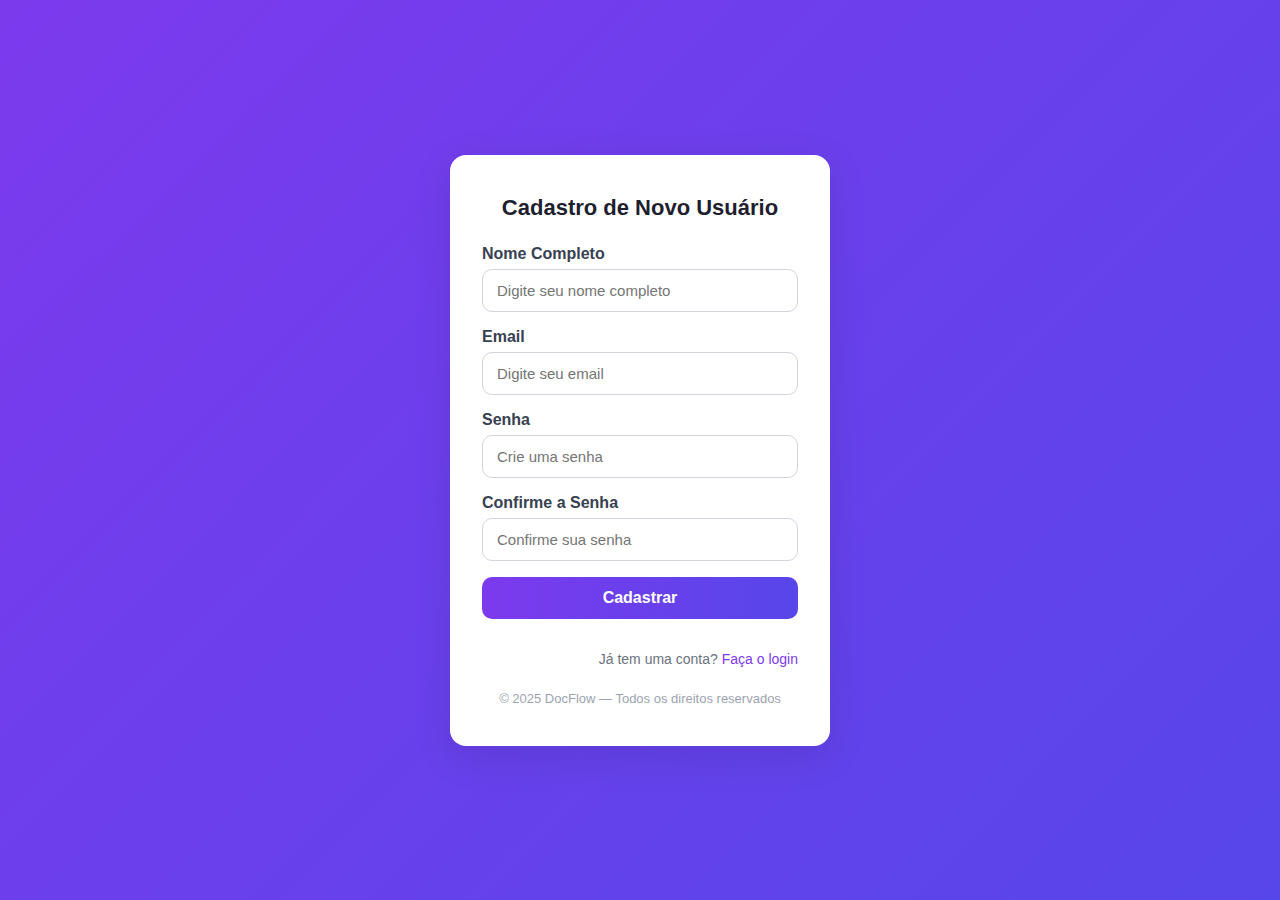
<file: cadastro.html>
<!DOCTYPE html>
<html lang="pt-br">
<head>
    <meta charset="UTF-8">
    <meta name="viewport" content="width=device-width, initial-scale=1.0">
    <title>Tela de Cadastro</title>
    <link rel="stylesheet" href="login.css">
</head>
<body>
    <div class="form-container">
        <div class="form-box">
            <form action="#" method="POST">
                <h2 style="margin-bottom: 24px;">Cadastro de Novo Usuário</h2>
                
                <div class="form-group">
                    <label for="nome">Nome Completo</label>
                    <input type="text" id="nome" name="nome" placeholder="Digite seu nome completo" required>
                </div>
                
                <div class="form-group">
                    <label for="email">Email</label>
                    <input type="email" id="email" name="email" placeholder="Digite seu email" required>
                </div>
                
                <div class="form-group">
                    <label for="senha">Senha</label>
                    <input type="password" id="senha" name="senha" placeholder="Crie uma senha" required>
                </div>

                <div class="form-group">
                    <label for="confirmar-senha">Confirme a Senha</label>
                    <input type="password" id="confirmar-senha" name="confirmar-senha" placeholder="Confirme sua senha" required>
                </div>
                
                <button type="submit" class="btn-form">Cadastrar</button>
                <br>
                <div class="extra-links" style="margin-top: 16px;">
                <p class="subtitle">Já tem uma conta? <a href="login.html">Faça o login</a></p>
                </div>
            </form>
            <p class="footer">© 2025 DocFlow — Todos os direitos reservados</p>
        </div>
    </div>
</body>
</html>
</file>
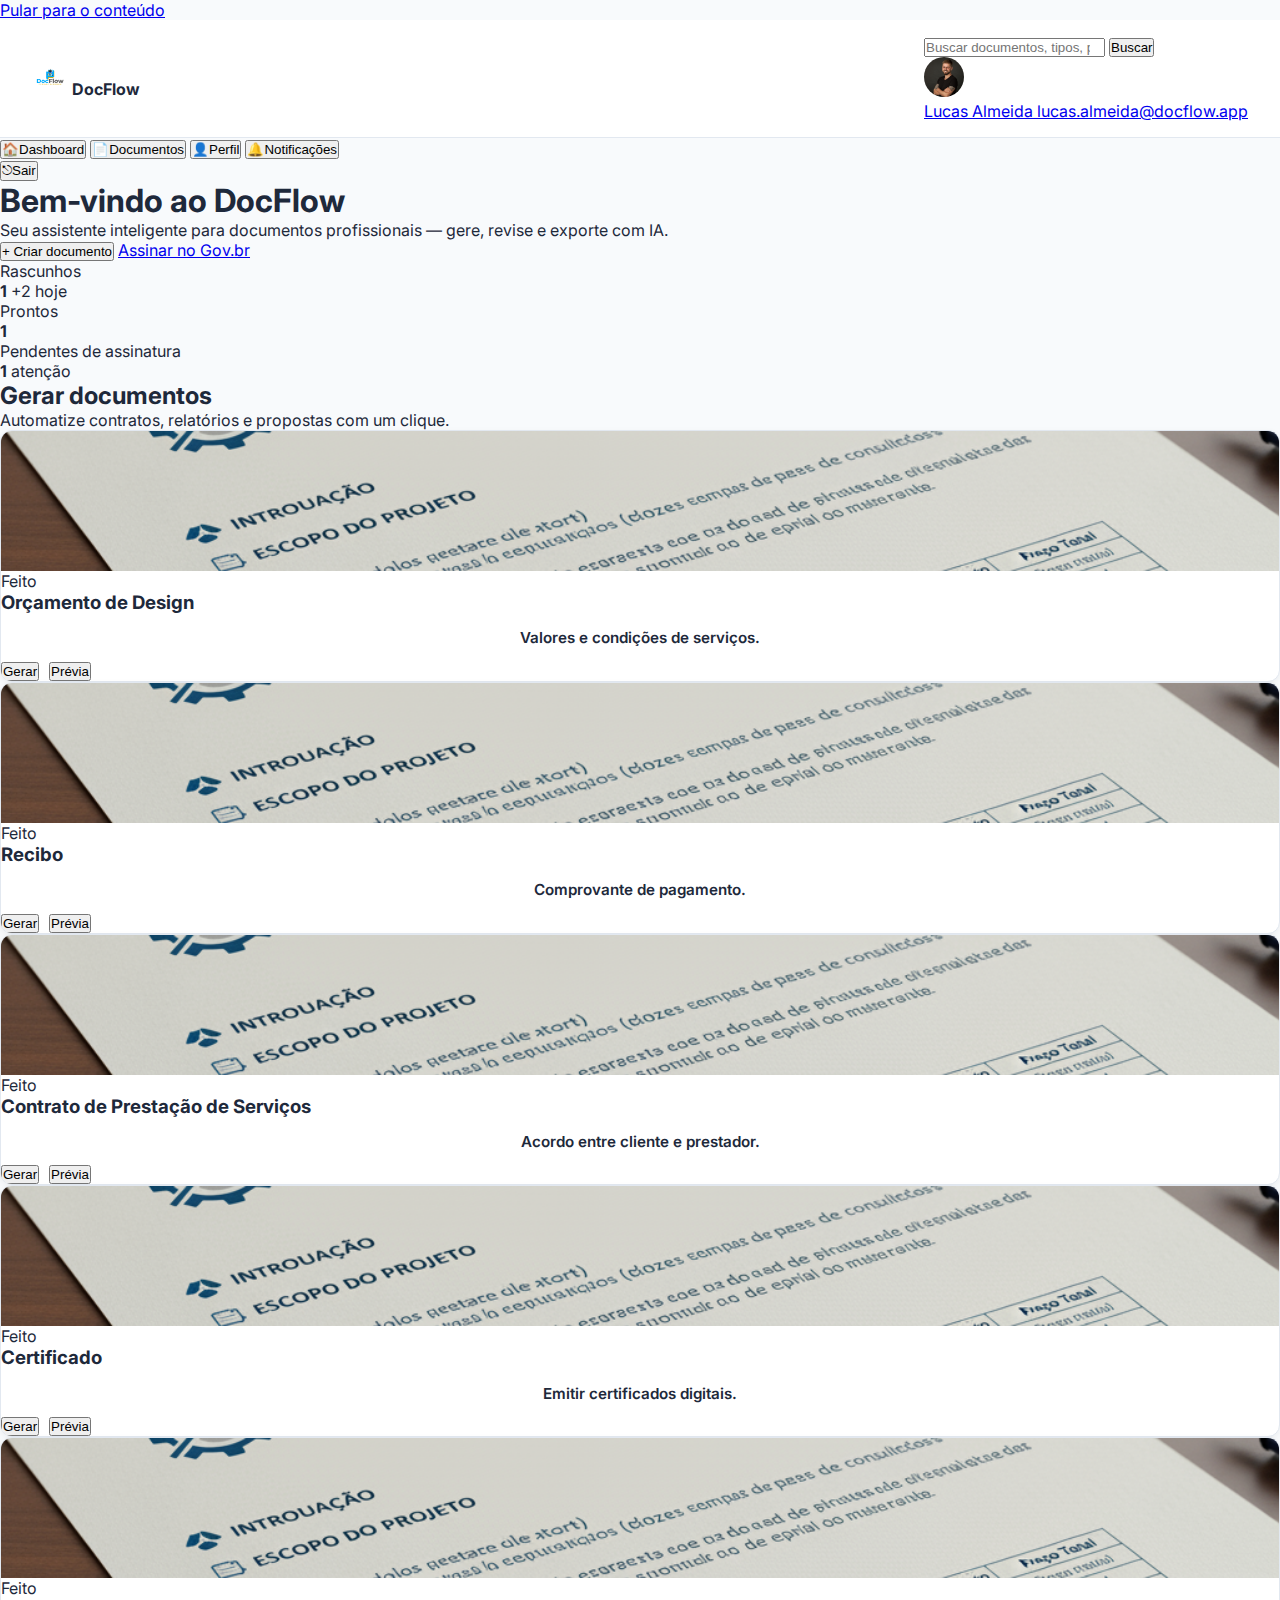
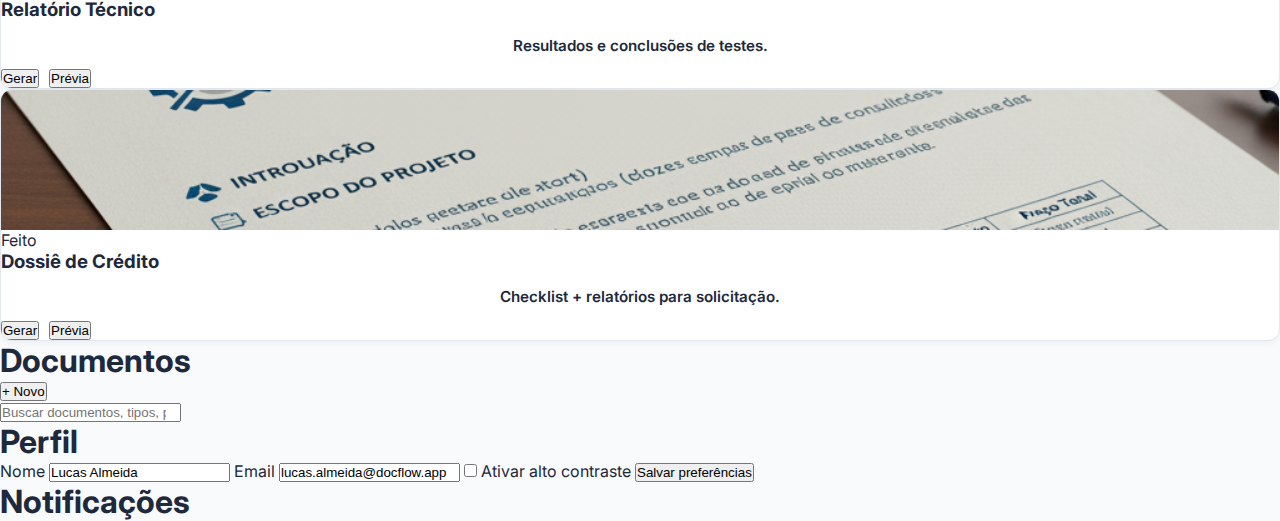
<file: home.html>
<!DOCTYPE html>
<html lang="pt-BR">
<head>
  <meta charset="utf-8" />
  <meta name="viewport" content="width=device-width,initial-scale=1" />
  <title>DocFlow — Plataforma Inteligente de Automação de Documentos</title>
  <meta name="description" content="Gere, revise e exporte documentos padronizados com IA." />
  <link rel="preconnect" href="https://fonts.googleapis.com">
  <link rel="preconnect" href="https://fonts.gstatic.com" crossorigin>
  <link href="https://fonts.googleapis.com/css2?family=Inter:wght@400;500;600;700;800&display=swap" rel="stylesheet">
  <link rel="stylesheet" href="home.css" />
</head>
<body>
  <a class="skip-link" href="#conteudo">Pular para o conteúdo</a>

  <!-- Topbar -->
  <header class="topbar" role="banner">
    <div class="brand">
      <img src="logo.png" width="36" height="36" alt="Logo DocFlow" />
      <strong class="brand__name">DocFlow</strong>
    </div>
    <div class="topbar__actions">
      <!--button class="btn btn-ghost" id="toggleTheme" aria-pressed="false" title="Alternar tema claro/escuro">🌓
        <span class="sr-only">Alternar tema</span>
      </button-->
      <div class="search">
        <input id="q" type="search" class="input" placeholder="Buscar documentos, tipos, pessoas…" aria-label="Buscar">
        <button id="buscar" class="btn btn-outline">Buscar</button>
      </div>
      <a id="userlink" href="perfil.html">
      <div class="user">
        <img src="LucasAlmeida.png" alt="" class="avatar" width="36" height="36" />
        <div class="user__meta">
          <span class="user__name">Lucas Almeida</span>
          <span class="user__role">lucas.almeida@docflow.app</span>
        </div>
      </div></a>
    </div>
  </header>

  <div class="shell">
    <!-- Sidebar -->
    <aside class="sidebar" role="navigation" aria-label="Menu principal">
      <nav>
        <button class="nav-item is-active" data-view="dashboardView" title="Visão geral">
          <span aria-hidden="true">🏠</span><span>Dashboard</span>
        </button>
        <button class="nav-item" data-view="documentsView" title="Seus documentos">
          <span aria-hidden="true">📄</span><span>Documentos</span>
        </button>
        <a href="perfil.html" style="color:#fff; text-decoration: none;">
        <button class="nav-item" data-view="profileView" title="Perfil e preferências">
          <span aria-hidden="true">👤</span><span>Perfil</span>
        </button></a>
        <button class="nav-item" data-view="notificationsView" title="Notificações">
          <span aria-hidden="true">🔔</span><span>Notificações</span>
        </button>
        <a href="index.html" style="color:#fff; text-decoration: none;">
        <div class="sidebar__footer">
          <button class="nav-item nav-item--danger" id="sairBtn" title="Encerrar sessão">
            <span aria-hidden="true">⎋</span><span>Sair</span>
          </button></a>
        </div>
      </nav>
    </aside>

    <!-- Main -->
    <main id="conteudo" class="main">
      <!-- DASHBOARD -->
      <section id="dashboardView" class="view" aria-labelledby="h-dashboard">
        <div class="view__header">
          <div>
            <h1 id="h-dashboard">Bem-vindo ao DocFlow</h1>
            <p class="muted">Seu assistente inteligente para documentos profissionais — gere, revise e exporte com IA.</p>
          </div>
          <div class="actions">
            <button class="btn btn-primary" id="novoDocBtn">+ Criar documento</button>
            <a class="btn btn-outline" href="#" id="govbr">Assinar no Gov.br</a>
          </div>
        </div>

        <!-- Status -->
        <div class="grid grid--stats" role="region" aria-label="Indicadores de status">
          <article class="stat stat--draft" aria-live="polite">
            <header>Rascunhos</header>
            <strong class="stat__value" id="statDrafts">1</strong>
            <span class="stat__delta positive">+2 hoje</span>
          </article>
          <article class="stat stat--done" aria-live="polite">
            <header>Prontos</header>
            <strong class="stat__value" id="statReady">1</strong>
          </article>
          <article class="stat stat--pending" aria-live="polite">
            <header>Pendentes de assinatura</header>
            <strong class="stat__value" id="statPending">1</strong>
            <span class="attention">atenção</span>
          </article>
        </div>

        <h2 class="section-title">Gerar documentos</h2>
        <p class="muted small">Automatize contratos, relatórios e propostas com um clique.</p>

        <div class="grid grid--cards" id="cardsGrid"></div>
      </section>

      <!-- DOCUMENTOS -->
      <section id="documentsView" class="view hidden" aria-labelledby="h-docs">
        <div class="view__header">
          <h1 id="h-docs">Documentos</h1>
          <div class="actions">
            <button class="btn btn-primary" id="novoDocBtn2">+ Novo</button>
          </div>
        </div>
        <div class="panel">
          <div class="panel__header">
            <input id="buscaDocs" class="input" type="search" placeholder="Buscar documentos, tipos, pessoas…" aria-label="Buscar documentos" />
          </div>
          <div id="listaDocs" class="list"></div>
        </div>
      </section>

      <!-- PERFIL -->
      <section id="profileView" class="view hidden" aria-labelledby="h-perfil">
        <div class="view__header">
          <h1 id="h-perfil">Perfil</h1>
        </div>
        <div class="panel">
          <form class="form">
            <label class="field">
              <span>Nome</span>
              <input class="input" value="Lucas Almeida" aria-label="Nome do usuário"/>
            </label>
            <label class="field">
              <span>Email</span>
              <input class="input" value="lucas.almeida@docflow.app" type="email" aria-label="Email do usuário"/>
            </label>
            <label class="switch">
              <input type="checkbox" id="altoContraste" />
              <span>Ativar alto contraste</span>
            </label>
            <button class="btn btn-primary" type="button" id="salvarPerfil">Salvar preferências</button>
          </form>
        </div>
      </section>

      <!-- NOTIFICAÇÕES -->
      <section id="notificationsView" class="view hidden" aria-labelledby="h-notif">
        <div class="view__header">
          <h1 id="h-notif">Notificações</h1>
        </div>
        <ul class="timeline" id="timeline"></ul>
      </section>
    </main>
  </div>

<!-- Modal Gerador -->
<div class="modal hidden" role="dialog" aria-modal="true" aria-labelledby="h-modal">
  <div class="modal__card" role="document">
    <div class="modal__header">
      <h2 id="h-modal">Gerar Documento</h2>
      <button class="btn btn-ghost" id="fecharModal" aria-label="Fechar">✕</button>
    </div>

    <div class="modal__body">
      <form id="formNovoDoc" class="form">
        <div class="grid grid--two">
          <label class="field">
            <span>Título do Documento</span>
            <input class="input" name="titulo" placeholder="Ex.: Contrato de Prestação de Serviços" required />
          </label>
          <label class="field">
            <span>Categoria</span>
            <select class="input" name="categoria">
              <option>Contrato</option>
              <option>Declaração</option>
              <option>Relatório</option>
              <option>Procuração</option>
              <option>Ofício</option>
            </select>
          </label>
        </div>

        <div class="field">
          <div style="display: flex; align-items: center; justify-content: space-between; margin-bottom: 12px;">
            <span style="font-weight: 600; color: var(--ink);">Dados do Documento</span>
            <button type="button" class="btn btn-outline" id="adicionarCampo" style="font-size: 13px; padding: 6px 12px;">+ Adicionar Campo</button>
          </div>
          
          <div class="dados-container">
            <div class="dado-item">
              <div class="dado-campos">
                <input type="text" class="input" placeholder="Nome do campo (ex: Nome Cliente)">
                <select class="input">
                  <option>Texto</option>
                  <option>Número</option>
                  <option>Data</option>
                  <option>CPF/CNPJ</option>
                  <option>E-mail</option>
                  <option>Telefone</option>
                </select>
              </div>
              <button type="button" class="btn btn-ghost btn-remove" style="color: var(--danger);">🗑️</button>
            </div>
          </div>
        </div>

        <div class="grid grid--two">
          <label class="field">
            <span>Formato de Saída</span>
            <select class="input" name="formato">
              <option>PDF</option>
              <option>Word</option>
              <option>HTML</option>
            </select>
          </label>
          <label class="field">
            <span>Tom de Linguagem</span>
            <select class="input" name="tom">
              <option>Formal</option>
              <option>Neutro</option>
              <option>Informal</option>
            </select>
          </label>
        </div>

        <div class="opcoes-container">
          <span style="font-weight: 600; color: var(--ink); margin-bottom: 12px; display: block;">Opções do Documento</span>
          <div class="opcoes-grid">
            <label class="opcao-item">
              <input type="checkbox" name="assinatura" checked>
              <span>Incluir campo de assinatura</span>
            </label>
            <label class="opcao-item">
              <input type="checkbox" name="carimbo">
              <span>Carimbo de data/hora</span>
            </label>
            <label class="opcao-item">
              <input type="checkbox" name="numeracao" checked>
              <span>Numeração automática</span>
            </label>
            <label class="opcao-item">
              <input type="checkbox" name="marcadagua">
              <span>Marca d'água "Rascunho"</span>
            </label>
          </div>
        </div>
      </form>
    </div>

    <div class="modal__footer">
      <button class="btn" id="previewBtn">Visualizar Prévia</button>
      <button class="btn btn-primary" id="gerarBtn">Gerar Documento</button>
    </div>
  </div>
</div>

  <div id="toastContainer" aria-live="polite" aria-atomic="true"></div>

  <script src="app.js"></script>
</body>
</html>
</file>
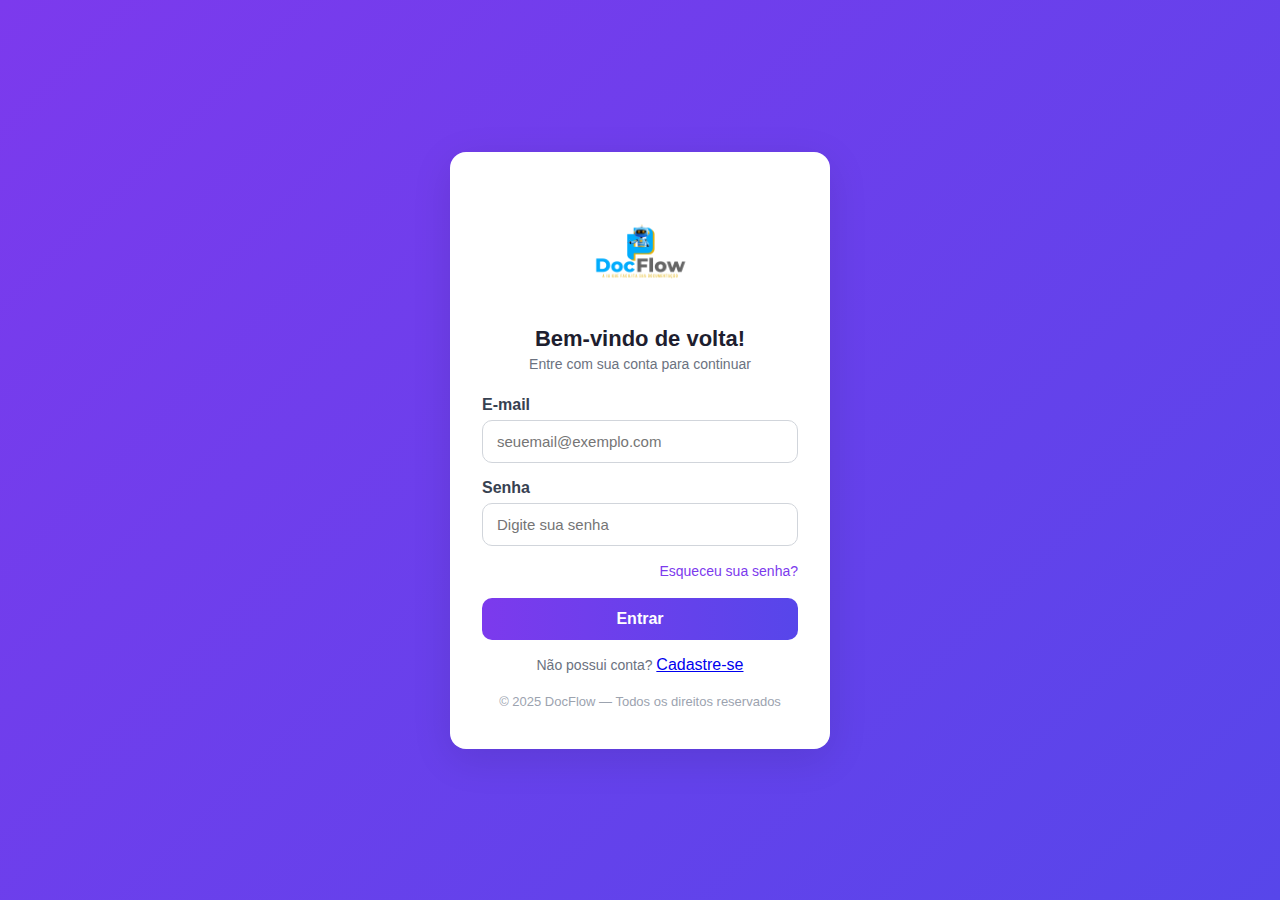
<file: login.html>
<!DOCTYPE html>
<html lang="pt-BR">
<head>
  <meta charset="UTF-8">
  <title>Login | DocFlow</title>
  <link rel="stylesheet" href="login.css">
</head>
<body>
  <div class="form-container">
    <div class="form-box">
      <img src="logo.png" alt="Logo DocFlow" class="login-logo">

      <h2>Bem-vindo de volta!</h2>
      <p class="subtitle">Entre com sua conta para continuar</p>

      <form id="loginForm">
        <div class="form-group">
          <label for="email">E-mail</label>
          <input type="email" id="email" placeholder="seuemail@exemplo.com" required>
        </div>

        <div class="form-group">
          <label for="senha">Senha</label>
          <input type="password" id="senha" placeholder="Digite sua senha" required>
        </div>

        <div class="extra-links">
          <a href="redefinicao.html" id="forgotPassword">Esqueceu sua senha?</a>
          <br>
          
        </div>

        <button type="submit" class="btn-form">Entrar</button>
      <span class="subtitle">Não possui conta? </span><a href="cadastro.html">Cadastre-se</a>
      </form>

      <p class="footer">© 2025 DocFlow — Todos os direitos reservados</p>
    </div>
  </div>

  <script src="login.js"></script>
</body>
</html>
</file>
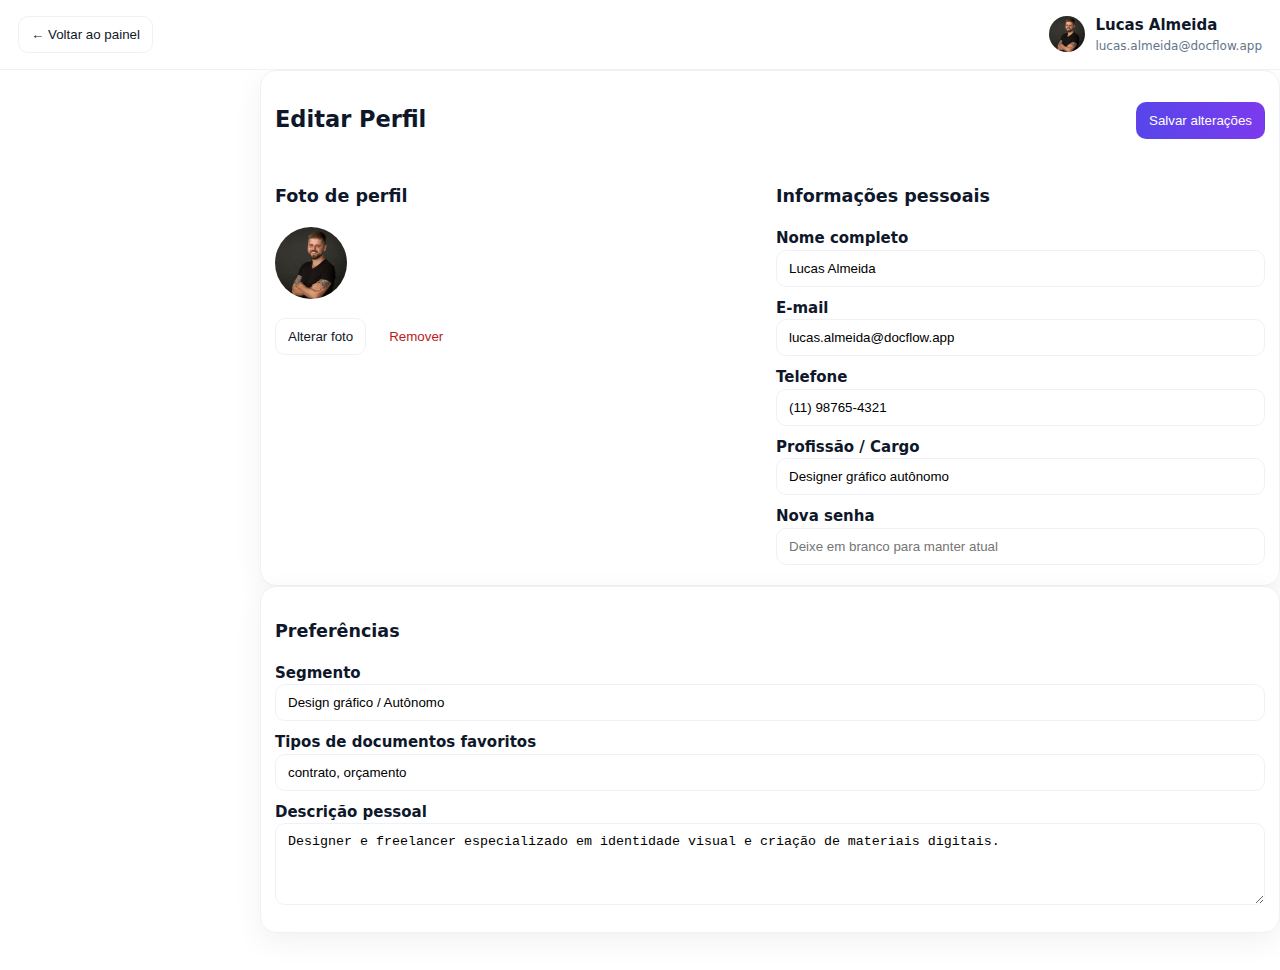
<file: perfil.html>
<!doctype html>
<html lang="pt-BR">
<head>
  <meta charset="utf-8"/>
  <meta name="viewport" content="width=device-width,initial-scale=1"/>
  <title>Editar Perfil — Docflow</title>
  <link rel="stylesheet" href="styles.css"/>
</head>
<body>

  <!-- TOPBAR -->
  <header class="topbar">
    <button onclick="window.location.href='home.html'" class="btn">← Voltar ao painel</button>

    <div class="user-pill">
      <img class="avatar xs" src="LucasAlmeida.png" alt="Avatar topo"/>
      <div>
        <strong>Lucas Almeida</strong>
        <div class="muted small">lucas.almeida@docflow.app</div>
      </div>
    </div>
  </header>

  <main class="main">

    <!-- div foto de perfil -->
    <section class="card">
      <div class="card-head">
        <h2>Editar Perfil</h2>
        <button id="saveProfile" class="btn btn-primary">Salvar alterações</button>
      </div>

      <div class="grid two">

        <!-- foto de perfil -->
        <div>
          <h3>Foto de perfil</h3>
          <img id="profilePhoto" src="LucasAlmeida.png" alt="Foto de perfil" class="avatar xxl"/>

          <div class="row gap" style="margin-top:12px;">
            <input type="file" id="photoInput" accept="image/*" hidden/>
            <button id="changePhotoBtn" class="btn">Alterar foto</button>
            <button id="removePhotoBtn" class="btn btn-ghost danger">Remover</button>
          </div>
        </div>

        <!-- campos para serem alterados  -->
        <div>
          <h3>Informações pessoais</h3>

          <label>Nome completo
            <input type="text" id="editName" value="Lucas Almeida"/>
          </label>

          <label>E-mail
            <input type="email" id="editEmail" value="lucas.almeida@docflow.app"/>
          </label>

          <label>Telefone
            <input type="tel" id="editPhone" placeholder="(xx) xxxxx-xxxx" value="(11) 98765-4321"/>
          </label>

          <label>Profissão / Cargo
            <input type="text" id="editRole" value="Designer gráfico autônomo"/>
          </label>

          <label>Nova senha
            <input type="password" id="editPassword" placeholder="Deixe em branco para manter atual"/>
          </label>
        </div>

      </div>
    </section>

    <section class="card">

      <h3>Preferências</h3>

      <label>Segmento
        <input type="text" id="editSegment" placeholder="Ex.: Design gráfico / Autônomo" value="Design gráfico / Autônomo"/>
      </label>

      <label>Tipos de documentos favoritos
        <input type="text" id="editPrefs" placeholder="orçamento, recibo, contrato..." value="contrato, orçamento"/>
      </label>

      <label>Descrição pessoal
        <textarea id="editBio" rows="4"
          placeholder="Fale um pouco sobre você...">Designer e freelancer especializado em identidade visual e criação de materiais digitais.</textarea>
      </label>

    </section>

  </main>


</body>
</html>
</file>
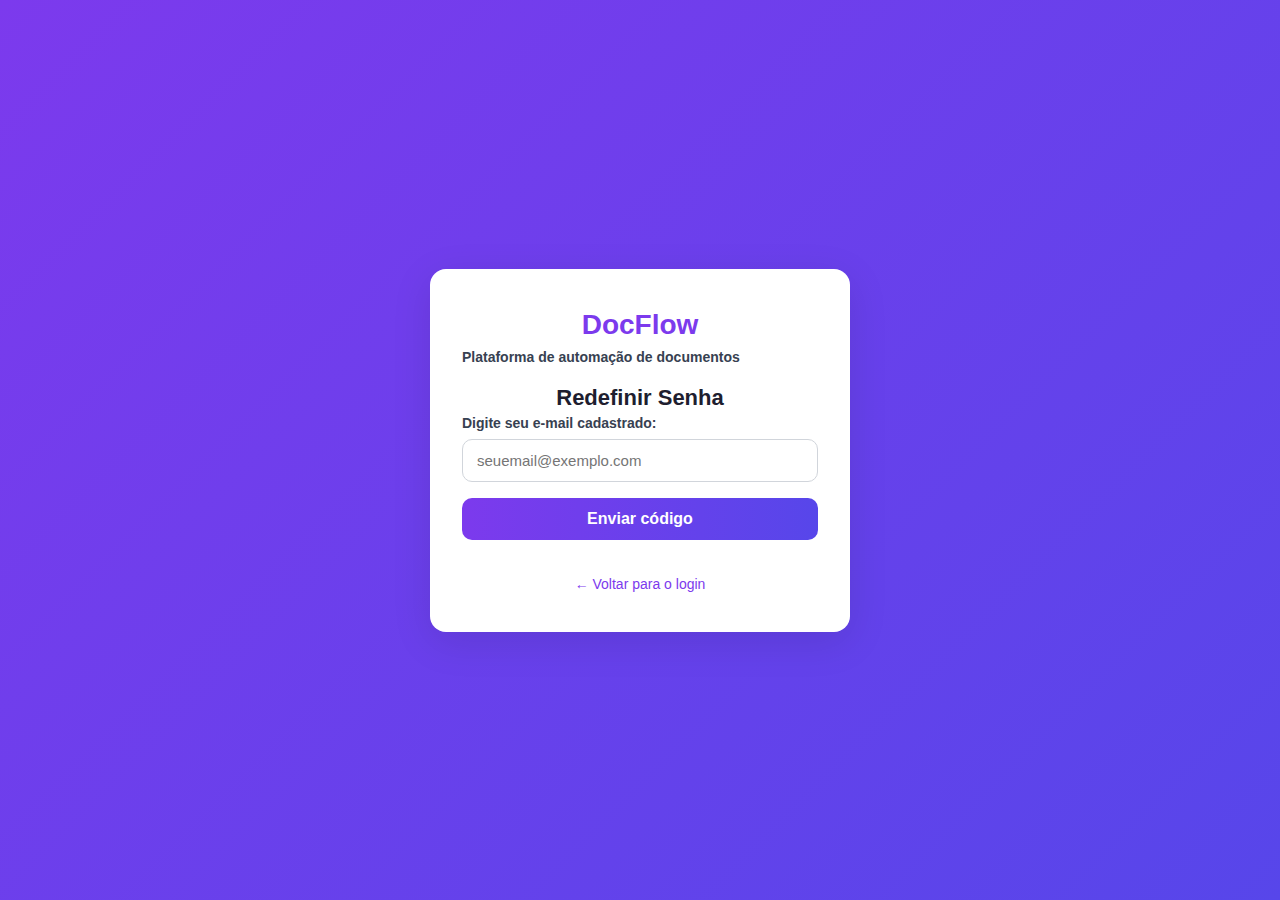
<file: redefinicao.html>
<!DOCTYPE html>
<html lang="pt-BR">
<head>
  <meta charset="UTF-8">
  <meta name="viewport" content="width=device-width, initial-scale=1.0">
  <title>Recuperar Senha — DocFlow</title>
  <link rel="stylesheet" href="redefinicao.css">
  <link rel="preconnect" href="https://fonts.googleapis.com">
  <link rel="preconnect" href="https://fonts.gstatic.com" crossorigin>
  <link href="https://fonts.googleapis.com/css2?family=Inter:wght@400;500;600;700&display=swap" rel="stylesheet">
</head>
<body>

<div class="reset-container">

  <!-- Logo (opcional, seguindo o padrão do login) -->
  <div style="text-align: center; margin-bottom: 20px;">
    <div style="font-size: 28px; font-weight: 800; color: #7c3aed; margin-bottom: 8px;">DocFlow</div>
    <p class="subtitle">Plataforma de automação de documentos</p>
  </div>

  <h1>Redefinir Senha</h1>
  
  <!-- ETAPA 1 -->
  <div id="step1">
    <p>Digite seu e-mail cadastrado:</p>
    <input id="emailReset" type="email" placeholder="seuemail@exemplo.com">
    <button onclick="enviarCodigo()">Enviar código</button>
  </div>

  <!-- ETAPA 2 -->
  <div id="step2" class="hidden">
    <p>Digite o código enviado por e-mail:</p>
    <input id="codigoReset" type="text" placeholder="123456" maxlength="6">
    <button onclick="validarCodigo()">Confirmar código</button>
    <button class="voltar" onclick="voltar(1)">Voltar</button>
  </div>

  <!-- ETAPA 3 -->
  <div id="step3" class="hidden">
    <p>Crie sua nova senha:</p>
    <input id="novaSenha" type="password" placeholder="Nova senha">
    <input id="novaSenha2" type="password" placeholder="Confirmar senha">

    <div style="font-size: 12px; color: #6b7280; text-align: left; margin-bottom: 16px;">
      <p>• Mínimo de 8 caracteres</p>
      <p>• Pelo menos uma letra maiúscula</p>
      <p>• Pelo menos um número</p>
    </div>

    <button onclick="salvarSenha()">Salvar nova senha</button>
    <button class="voltar" onclick="voltar(2)">Voltar</button>
  </div>

  <a href="login.html" class="link-voltar">← Voltar para o login</a>

</div>

<script src="redefinicao.js"></script>
</body>
</html>
</file>
<file: home.css>
@import url('https://fonts.googleapis.com/css2?family=Inter:wght@400;600&display=swap');


.perfil {
  width: 42px;            
  height: 42px;
  border-radius: 50%;     
  object-fit: cover;      
  border: 2px solid #000000; 
  cursor: pointer;
  transition: transform 0.2s ease;
}

.perfil:hover {
  transform: scale(1.05); 
}

:root {
  --primary: #5746ea;
  --bg: #f8fafc;
  --text: #1e293b;
  --card-bg: #ffffff;
  --border: #e2e8f0;
}

* {
  margin: 0;
  padding: 0;
  box-sizing: border-box;
}

body {
  font-family: 'Inter', sans-serif;
  background: var(--bg);
  color: var(--text);
  min-height: 100vh;
}


.topbar {
  background: rgb(255, 255, 255);
  display: flex;
  justify-content: space-between;
  align-items: center;
  padding: 1rem 2rem;
  border-bottom: 1px solid var(--border);
  position: sticky;
  top: 0;
  z-index: 10;
}

.logo {
  font-size: 1.6rem;
  color: var(--primary);
  font-weight: 700;
}

.nav-actions {
  display: flex;
  align-items: center;
  gap: 1rem;
}

.new-doc {
  background: var(--primary);
  color: white;
  border: none;
  padding: 0.6rem 1.2rem;
  border-radius: 8px;
  font-weight: 600;
  cursor: pointer;
  transition: background 0.2s ease, transform 0.12s ease;
}

.new-doc:active { transform: translateY(1px); }

.avatar {
  width: 40px;
  height: 40px;
  border-radius: 50%;
  object-fit: cover;
}


.container {
  padding: 2rem;
  max-width: 1200px;
  margin: 0 auto;
}


.section {
  margin-bottom: 2.5rem;
}

.section-header {
  display: flex;
  justify-content: space-between;
  align-items: center;
  margin-bottom: 1rem;
}

.section-header h2 {
  font-size: 1.3rem;
  font-weight: 600;
}

.see-more {
  background: none;
  border: none;
  color: var(--primary);
  cursor: pointer;
  font-weight: 500;
}


.cards-grid {
  display: grid;
  grid-template-columns: repeat(auto-fit, minmax(220px, 1fr));
  gap: 1.5rem;
}


.card {
  background: var(--card-bg);
  border: 1px solid var(--border);
  border-radius: 12px;
  overflow: hidden;
  box-shadow: 0 2px 6px rgba(0,0,0,0.05);
  cursor: pointer;
  transition: transform 0.18s ease, box-shadow 0.18s ease;
  display: flex;
  flex-direction: column;
  align-items: stretch;
}

.card:hover {
  transform: translateY(-6px);
  box-shadow: 0 8px 18px rgba(0,0,0,0.08);
}

.card img {
  width: 100%;
  height: 140px;
  object-fit: cover;
  display: block;
}

.card p {
  padding: 0.9rem 1rem;
  font-size: 0.95rem;
  font-weight: 600;
  text-align: center;
  color: var(--text);
}


.footer {
  text-align: center;
  padding: 1rem;
  border-top: 1px solid var(--border);
  color: #64748b;
  font-size: 0.9rem;
  margin-top: 2rem;
}


.modal {
  position: fixed;
  inset: 0;
  background: rgba(0, 0, 0, 0.45);
  display: none;
  justify-content: center;
  align-items: center;
  z-index: 999;
}

.modal.show {
  display: flex;
}

.modal-content {
  background: white;
  padding: 2rem;
  border-radius: 12px;
  text-align: center;
  width: 90%;
  max-width: 420px;
  box-shadow: 0 8px 28px rgba(0, 0, 0, 0.15);
  transform: translateY(0);
  opacity: 1;
}

.modal-content h3 {
  margin-bottom: 0.5rem;
  font-size: 1.4rem;
  color: var(--primary);
}

.modal-content p {
  margin-bottom: 1.2rem;
  color: #475569;
}

.modal-buttons {
  display: flex;
  flex-direction: column;
  gap: 0.8rem;
  margin-bottom: 1rem;
}

.modal-option {
  padding: 0.7rem;
  border: none;
  background: var(--primary);
  color: white;
  border-radius: 8px;
  cursor: pointer;
  font-weight: 600;
  transition: background 0.2s ease;
}

.modal-option:hover { filter: brightness(0.95); }

.close-modal {
  background: none;
  border: none;
  color: #64748b;
  font-size: 0.9rem;
  cursor: pointer;
}


@media (max-width: 480px) {
  .topbar { padding: 0.8rem 1rem; }
  .logo { font-size: 1.2rem; }
  .card img { height: 120px; }
}
</file>
<file: styles.css>
:root{
  --bg:#ffffff; --panel:#ffffff; --line:#eef2f7;
  --text:#0f172a; --muted:#64748b;
  --pink:#ffd9ec; --green:#d8f5dd; --purple:#e9e2ff;
  --brand:#5746ea; --brand-2:#7c3aed; --gov:#0a66c2;
  --shadow:0 8px 30px rgba(2,6,23,.06);
}
*{box-sizing:border-box}html,body{height:100%}
body{margin:0;font:15px/1.5 system-ui,-apple-system,Segoe UI,Roboto,Ubuntu,Arial;background:#fff;color:var(--text)}

.hidden{display:none!important}
.small{font-size:12px}.muted{color:var(--muted)}
.row{display:flex;gap:10px}
.grid.two{display:grid;gap:12px;grid-template-columns:repeat(2,1fr)}
@media (max-width:900px){.grid.two{grid-template-columns:1fr}}

.login-wrap{min-height:100dvh;display:grid;place-items:center;background:
  radial-gradient(1200px 500px at 10% -10%, rgba(124,58,237,.08), transparent),
  radial-gradient(1000px 500px at 100% 0%, rgba(87,70,234,.08), transparent), #fff}
.login-card{width:min(560px,94vw);background:#fff;border:1px solid var(--line);border-radius:20px;box-shadow:var(--shadow);padding:28px;text-align:center}
.logo-xxl{height:160px;margin-bottom:14px}
.btn{border:1px solid var(--line);background:#fff;color:var(--text);padding:10px 12px;border-radius:10px;cursor:pointer}
.btn:hover{background:#f8fafc}
.btn-ghost{background:transparent;border-color:transparent}
.btn-dark{background:var(--text);color:#fff;border-color:var(--text)}
.btn-primary{color:#fff;border-color:transparent;background:linear-gradient(90deg,var(--brand),var(--brand-2))}
.btn-gov{color:#fff;background:var(--gov);border-color:var(--gov)}
.btn-lg{padding:12px 18px}
.danger{color:#b91c1c}

.sidebar{position:fixed;inset:0 auto 0 0;width:260px;background:#fff;border-right:1px solid var(--line);
  padding:18px 14px;display:flex;flex-direction:column;gap:14px}
.brand-mini img{height:30px}
.card{background:var(--panel);border:1px solid var(--line);border-radius:16px;box-shadow:var(--shadow);padding:14px}
.profile-mini{text-align:center}
.avatar{width:72px;height:72px;border-radius:50%;object-fit:cover}
.avatar.xs{width:36px;height:36px;border-radius:50%;object-fit:cover}
.nav{display:flex;flex-direction:column;gap:6px}
.nav-item{padding:10px 12px;border-radius:10px;border:1px solid transparent;background:transparent;text-align:left}
.nav-item.active,.nav-item:hover{background:linear-gradient(90deg,rgba(124,58,237,.08),rgba(87,70,234,.08))}
.sidebar-footer{margin-top:auto}

.main{margin-left:260px;min-height:100dvh}
.topbar{position:sticky;top:0;z-index:5;background:#fff;display:flex;justify-content:space-between;align-items:center;padding:14px 18px;border-bottom:1px solid var(--line)}
.searchbox{display:flex;gap:8px;width:min(760px,70vw);border:1px solid var(--line);border-radius:12px;padding:6px;background:#fff}
.searchbox input{flex:1;border:none;outline:none;padding:8px 10px}
.user-pill{display:flex;gap:10px;align-items:center}

.kpi-grid{display:grid;gap:12px;grid-template-columns:repeat(auto-fit,minmax(220px,1fr));margin:16px 0}
.kpi-card{border:1px solid var(--line);border-radius:16px;padding:16px}
.kpi-pink{background:var(--pink)}.kpi-green{background:var(--green)}.kpi-purple{background:var(--purple)}
.kpi-label{font-size:13px;color:var(--muted)}.kpi-value{font-size:26px;font-weight:800;margin-top:4px}
.kpi-diff{font-size:12px;color:#16a34a}.kpi-diff.warn{color:#c2410c}.kpi-diff.up::before{content:"▲ "}

.card-head{display:flex;align-items:center;justify-content:space-between;margin-bottom:10px}
.doc-grid{display:grid;gap:14px;grid-template-columns:repeat(auto-fill,minmax(260px,1fr))}
.doc-card{border:1px solid var(--line);border-radius:16px;overflow:hidden;background:#fff;box-shadow:var(--shadow);display:flex;flex-direction:column}
.doc-thumb{height:136px;position:relative;background:#f1f5f9}
.doc-thumb img{width:100%;height:100%;object-fit:cover;display:block}
.badge{position:absolute;top:10px;right:10px;padding:6px 10px;border-radius:999px;font-size:12px;background:#fff;border:1px solid var(--line)}
.badge.green{background:#22c55e22;border-color:#22c55e55}
.doc-body{padding:12px;display:flex;flex-direction:column;gap:6px}
.doc-title{font-weight:700}
.doc-desc{color:var(--muted);font-size:13px;min-height:38px}

.table-wrap{overflow:auto}
.table{width:100%;border-collapse:collapse;border:1px solid var(--line);border-radius:12px;overflow:hidden}
.table th,.table td{padding:12px 10px;border-bottom:1px solid var(--line);text-align:left}
.table th{background:#f8fafc;color:#64748b;font-size:13px}
.right{text-align:right}

label{display:block;font-weight:600;margin:10px 0 6px}
input,textarea,select{width:100%;padding:10px 12px;border-radius:10px;border:1px solid var(--line);outline:none;background:#fff}
textarea{resize:vertical}

.notif-list{list-style:none;padding:0;margin:0}
.notif-list li{display:flex;justify-content:space-between;gap:10px;border:1px solid var(--line);border-radius:10px;padding:10px 12px;margin:8px 0;background:#fff}

/* MODAL */
.modal{border:none;border-radius:16px;padding:0;width:min(1100px,96vw)}
.modal.small{width:min(480px,94vw)}
.modal::backdrop{background:rgba(0,0,0,.25)}
.generator{display:flex;flex-direction:column}
.modal-head{display:flex;align-items:center;justify-content:space-between;padding:12px 16px;border-bottom:1px solid var(--line);background:#fff;border-top-left-radius:16px;border-top-right-radius:16px}

/* abas */
.tabs-line{border-bottom:1px solid var(--line);padding:0 12px}
.tabs-line .tab{border:none;border-bottom:2px solid transparent;border-radius:0;padding:10px 14px;background:transparent;cursor:pointer}
.tabs-line .tab.active{border-color:var(--brand);color:var(--brand)}
.tab-pane.hidden{display:none}

.gen-body{padding:12px}
.checklist{display:grid;grid-template-columns:repeat(2,minmax(120px,1fr));gap:8px 16px}
.checklist label{display:flex;align-items:center;gap:8px;font-weight:500}
.source{margin-top:6px}.source-url{font-size:12px;word-break:break-all}

.drop-area{border:2px dashed #cbd5e1;border-radius:12px;padding:10px;background:#fff;text-align:center}
.drop-area.dragover{background:#f8fafc;border-color:#94a3b8}
.drop-area .link{background:none;border:none;color:#5746ea;cursor:pointer;padding:0}
.file-list{list-style:none;padding:6px 0 0;margin:0;text-align:left;font-size:13px}
.file-list li{padding:4px 0;border-bottom:1px dashed #e5e7eb}

#genPreview{width:100%;height:420px;border:1px solid var(--line);border-radius:12px;background:#fff}
</file>
<file: login.css>
/* ===== RESET ===== */
* {
  box-sizing: border-box;
  margin: 0;
  padding: 0;
  font-family: "Segoe UI", Roboto, Arial, sans-serif;
}

body {
  background: linear-gradient(135deg, #7c3aed, #5746ea);
  display: flex;
  justify-content: center;
  align-items: center;
  min-height: 100vh;
}

/* ===== CONTAINER ===== */
.form-container {
  width: 100%;
  max-width: 420px;
  padding: 20px;
}

/* ===== CARD ===== */
.form-box {
  background: #fff;
  border-radius: 16px;
  box-shadow: 0 10px 40px rgba(0, 0, 0, 0.1);
  padding: 40px 32px;
  text-align: center;
  animation: fadeIn 0.6s ease;
}

/* ===== LOGO ===== */
.login-logo {
  width: 120px;
  margin-bottom: 10px;
}

/* ===== TÍTULOS ===== */
h2 {
  color: #1e1e2f;
  font-size: 22px;
  margin-bottom: 4px;
}

.subtitle {
  color: #6b7280;
  font-size: 14px;
  margin-bottom: 24px;
}

/* ===== CAMPOS ===== */
.form-group {
  text-align: left;
  margin-bottom: 16px;
}

label {
  display: block;
  font-weight: 600;
  margin-bottom: 6px;
  color: #374151;
}

input {
  width: 100%;
  padding: 12px 14px;
  border-radius: 10px;
  border: 1px solid #d1d5db;
  font-size: 15px;
  transition: border 0.2s ease, box-shadow 0.2s ease;
}

input:focus {
  outline: none;
  border-color: #7c3aed;
  box-shadow: 0 0 0 2px rgba(124, 58, 237, 0.2);
}

/* ===== LINKS ===== */
.extra-links {
  text-align: right;
  margin-bottom: 18px;
}

.extra-links a {
  text-decoration: none;
  color: #7c3aed;
  font-size: 14px;
  transition: color 0.2s;
}

.extra-links a:hover {
  color: #5746ea;
}

/* ===== BOTÃO ===== */
.btn-form {
  background: linear-gradient(90deg, #7c3aed, #5746ea);
  color: #fff;
  border: none;
  width: 100%;
  padding: 12px 0;
  border-radius: 10px;
  margin-bottom: 16px;
  font-size: 16px;
  font-weight: 600;
  cursor: pointer;
  transition: opacity 0.2s;
}

.btn-form:hover {
  opacity: 0.9;
}

/* ===== RODAPÉ ===== */
.footer {
  margin-top: 20px;
  color: #9ca3af;
  font-size: 13px;
}

/* ===== ANIMAÇÃO ===== */
@keyframes fadeIn {
  from {
    opacity: 0;
    transform: translateY(-10px);
  }
  to {
    opacity: 1;
    transform: translateY(0);
  }
}

/* ===== RESPONSIVIDADE ===== */
@media (max-width: 480px) {
  .login-box {
    padding: 32px 22px;
  }
  .login-logo {
    width: 100px;
  }
}
</file>
<file: redefinicao.css>
/* Estilos Gerais e Reset */
* {
    margin: 0;
    padding: 0;
    box-sizing: border-box;
    font-family: "Segoe UI", Roboto, Arial, sans-serif;
}

body {
    background: linear-gradient(135deg, #7c3aed, #5746ea);
    display: flex;
    justify-content: center;
    align-items: center;
    min-height: 100vh;
}

/* Container do Formulário */
.reset-container {
    background: #fff;
    border-radius: 16px;
    box-shadow: 0 10px 40px rgba(0, 0, 0, 0.1);
    padding: 40px 32px;
    text-align: center;
    animation: fadeIn 0.6s ease;
    width: 100%;
    max-width: 420px;
}

.reset-container h1 {
    color: #1e1e2f;
    font-size: 22px;
    margin-bottom: 4px;
}

.subtitle {
    color: #6b7280;
    font-size: 14px;
    margin-bottom: 24px;
}

/* CAMPOS */
.reset-container p {
    text-align: left;
    margin-bottom: 8px;
    font-weight: 600;
    color: #374151;
    font-size: 14px;
}

input {
    width: 100%;
    padding: 12px 14px;
    border-radius: 10px;
    border: 1px solid #d1d5db;
    font-size: 15px;
    transition: border 0.2s ease, box-shadow 0.2s ease;
    margin-bottom: 16px;
}

input:focus {
    outline: none;
    border-color: #7c3aed;
    box-shadow: 0 0 0 2px rgba(124, 58, 237, 0.2);
}

/* BOTÕES */
button {
    background: linear-gradient(90deg, #7c3aed, #5746ea);
    color: #fff;
    border: none;
    width: 100%;
    padding: 12px 0;
    border-radius: 10px;
    margin-bottom: 16px;
    font-size: 16px;
    font-weight: 600;
    cursor: pointer;
    transition: opacity 0.2s;
}

button:hover {
    opacity: 0.9;
}

.voltar {
    background: #f3f4f6;
    color: #374151;
    border: 1px solid #d1d5db;
}

.voltar:hover {
    background: #e5e7eb;
    opacity: 1;
}

/* LINKS */
.link-voltar {
    display: block;
    margin-top: 20px;
    color: #7c3aed;
    text-decoration: none;
    font-size: 14px;
    transition: color 0.2s;
}

.link-voltar:hover {
    color: #5746ea;
    text-decoration: underline;
}

/* ETAPAS */
.hidden {
    display: none;
}

/* ANIMAÇÃO */
@keyframes fadeIn {
    from {
        opacity: 0;
        transform: translateY(-10px);
    }
    to {
        opacity: 1;
        transform: translateY(0);
    }
}

/* RESPONSIVIDADE */
@media (max-width: 480px) {
    .reset-container {
        padding: 32px 22px;
        margin: 20px;
    }
}
</file>
